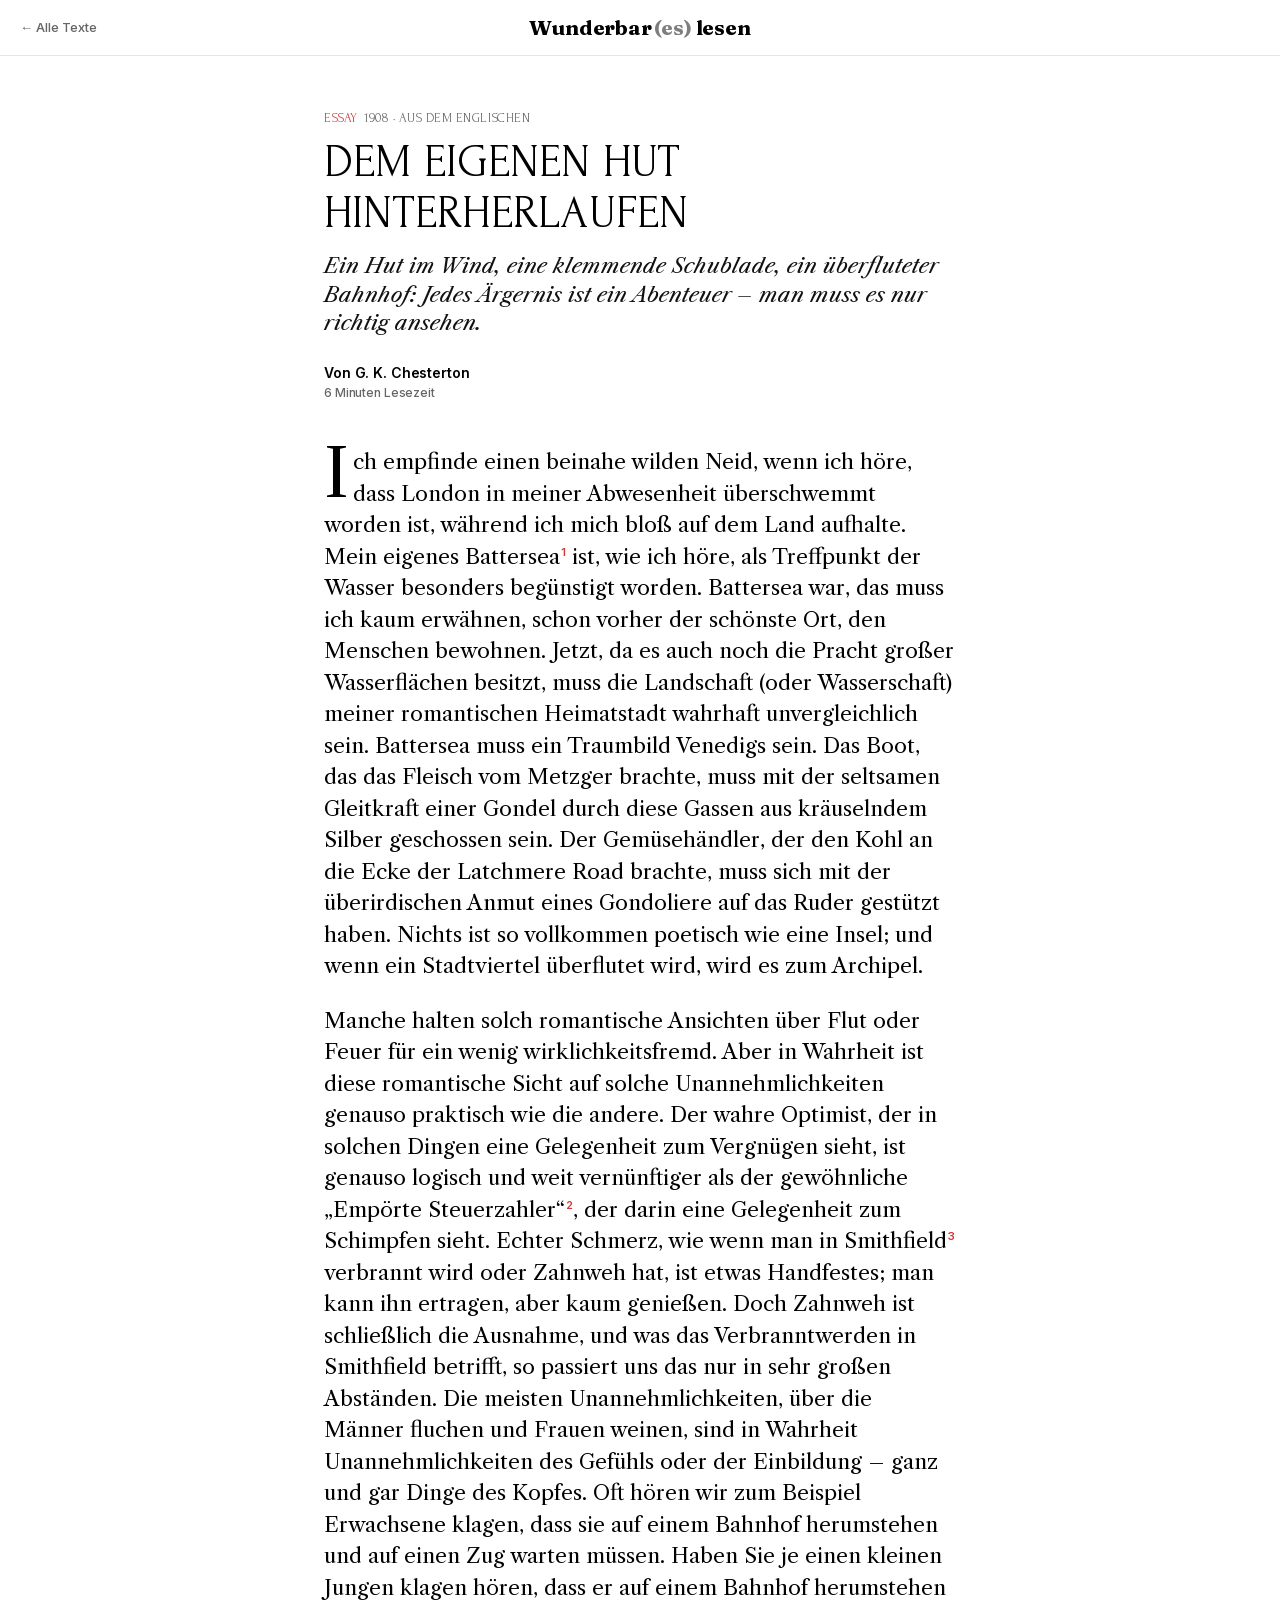
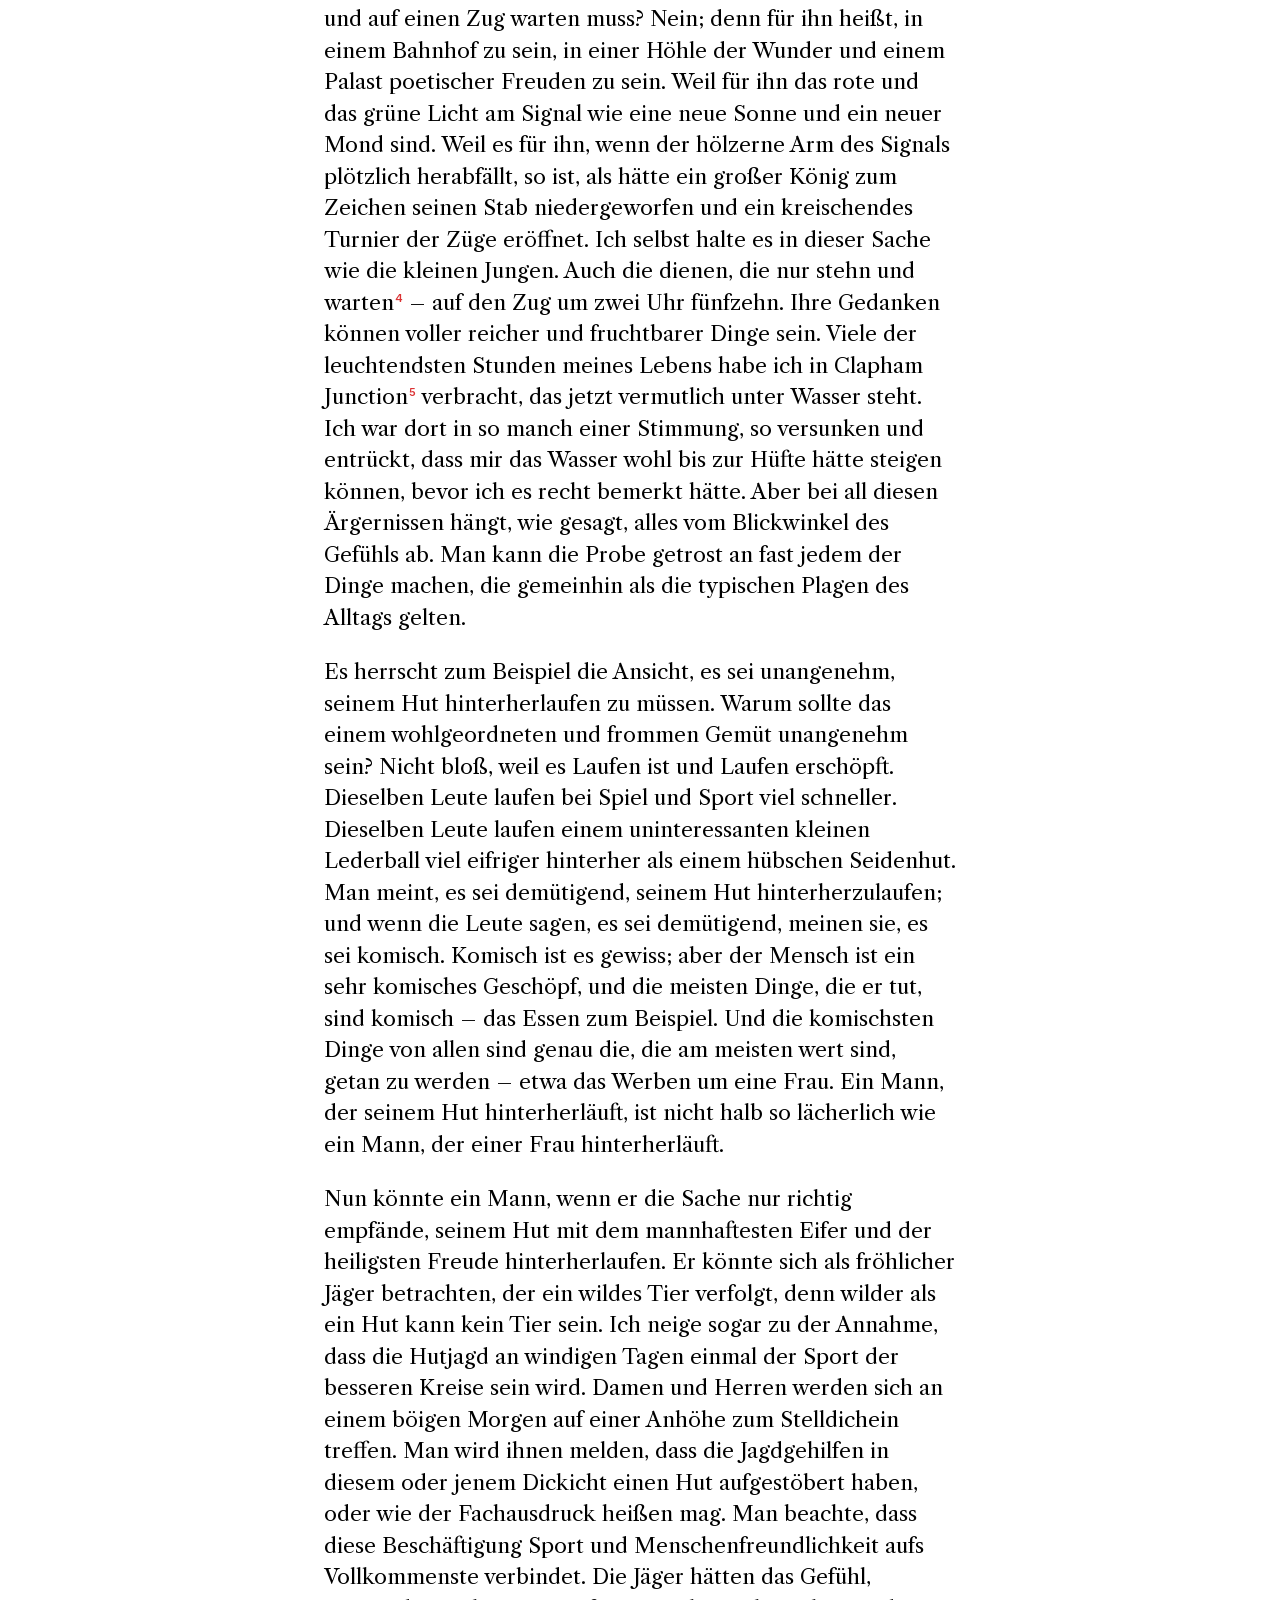
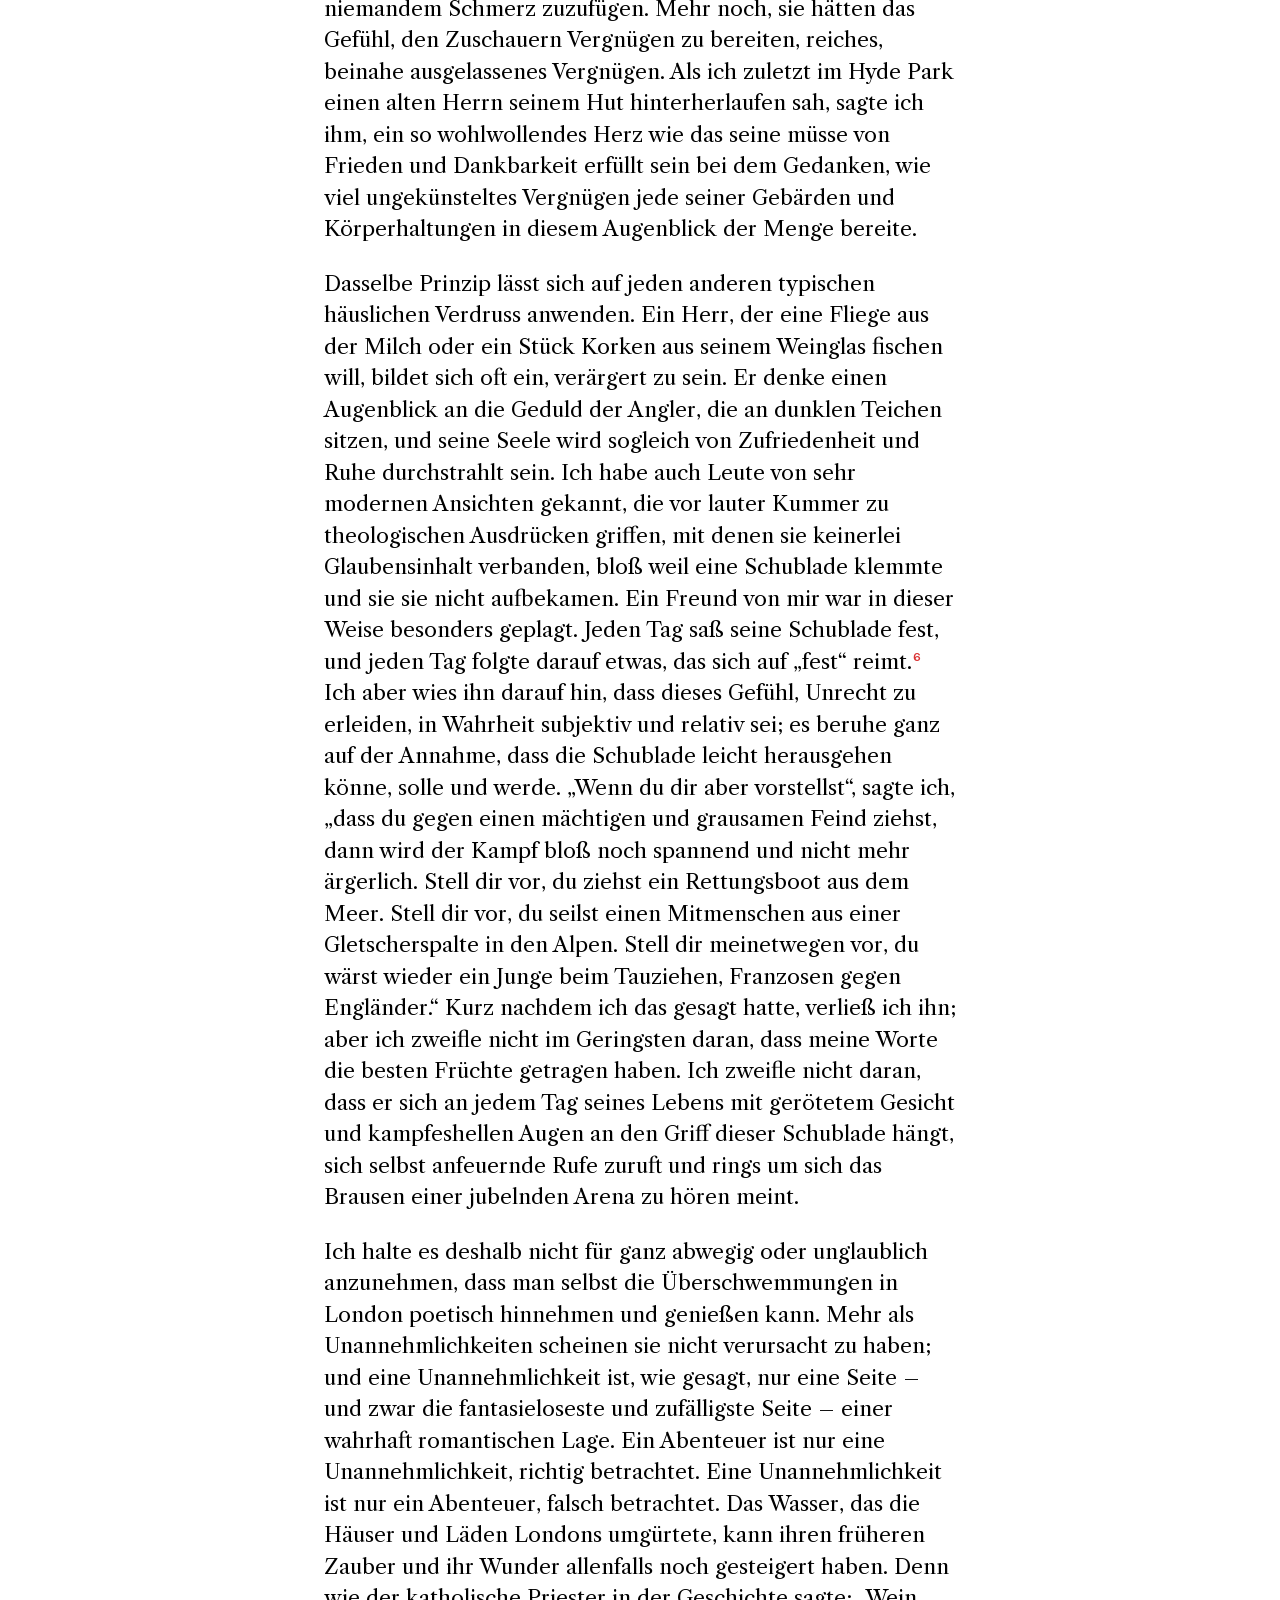
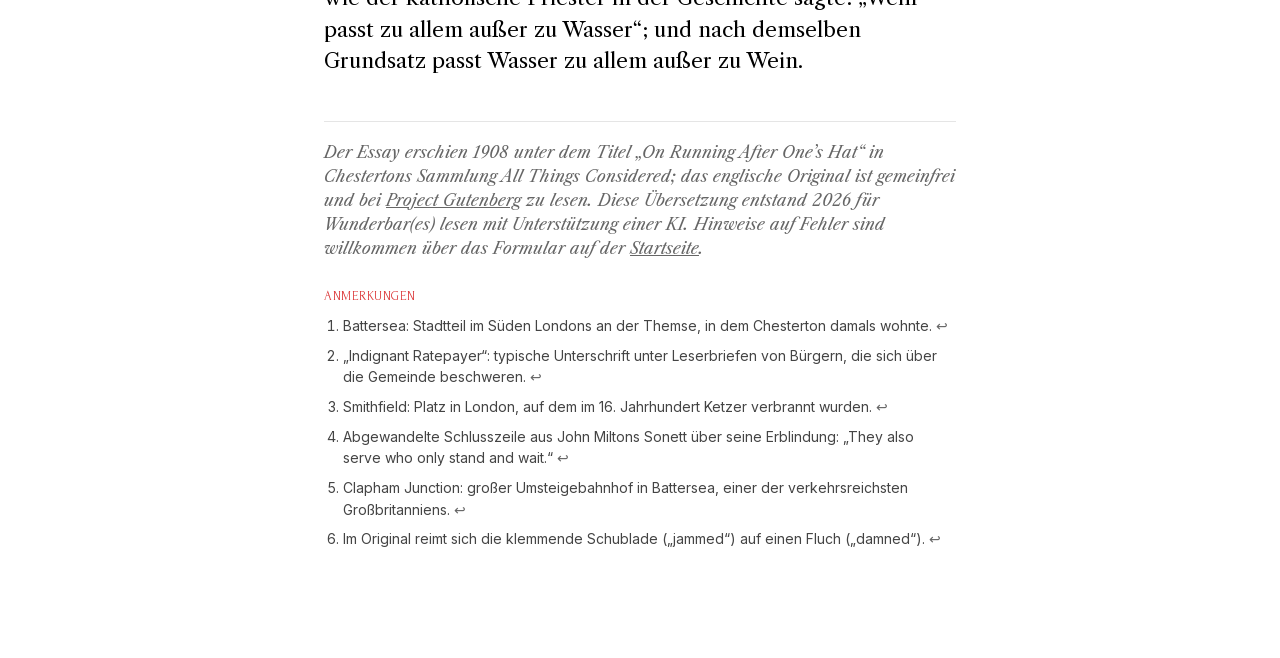
<file: texte/chesterton-dem-eigenen-hut-hinterherlaufen.html>
<!doctype html>
<html lang="de">
<head>
  <meta charset="utf-8">
  <meta name="viewport" content="width=device-width, initial-scale=1">
  <title>Dem eigenen Hut hinterherlaufen – G. K. Chesterton – Wunderbar(es) lesen</title>
  <meta name="description" content="Ein Hut im Wind, eine klemmende Schublade, ein überfluteter Bahnhof: Chesterton zeigt, dass jedes Ärgernis ein Abenteuer ist.">
  <meta name="theme-color" content="#ffffff">
  <link rel="stylesheet" href="lesen.css?v=3f673d15">
</head>
<body>
  <header class="kopfzeile">
    <a class="zurueck" href="../#g-k-chesterton-dem-eigenen-hut-hinterherlaufen">← Alle Texte</a>
    <a class="marke" href="../">Wunderbar<span class="klammer">(es)</span> lesen</a>
  </header>

  <main>
    <p class="rubrik"><span class="rot">Essay</span>1908 · Aus dem Englischen</p>
    <h1>Dem eigenen Hut hinterherlaufen</h1>
    <p class="vorspann">Ein Hut im Wind, eine klemmende Schublade, ein überfluteter Bahnhof: Jedes Ärgernis ist ein Abenteuer – man muss es nur richtig ansehen.</p>
    <p class="zeile"><span class="von">Von G. K. Chesterton</span>6 Minuten Lesezeit</p>

    <article class="text">
      <p>Ich empfinde einen beinahe wilden Neid, wenn ich höre, dass London in meiner Abwesenheit überschwemmt worden ist, während ich mich bloß auf dem Land aufhalte. Mein eigenes Battersea<sup><a href="#a1" id="z1">1</a></sup> ist, wie ich höre, als Treffpunkt der Wasser besonders begünstigt worden. Battersea war, das muss ich kaum erwähnen, schon vorher der schönste Ort, den Menschen bewohnen. Jetzt, da es auch noch die Pracht großer Wasserflächen besitzt, muss die Landschaft (oder Wasserschaft) meiner romantischen Heimatstadt wahrhaft unvergleichlich sein. Battersea muss ein Traumbild Venedigs sein. Das Boot, das das Fleisch vom Metzger brachte, muss mit der seltsamen Gleitkraft einer Gondel durch diese Gassen aus kräuselndem Silber geschossen sein. Der Gemüsehändler, der den Kohl an die Ecke der Latchmere Road brachte, muss sich mit der überirdischen Anmut eines Gondoliere auf das Ruder gestützt haben. Nichts ist so vollkommen poetisch wie eine Insel; und wenn ein Stadtviertel überflutet wird, wird es zum Archipel.</p>

      <p>Manche halten solch romantische Ansichten über Flut oder Feuer für ein wenig wirklichkeitsfremd. Aber in Wahrheit ist diese romantische Sicht auf solche Unannehmlichkeiten genauso praktisch wie die andere. Der wahre Optimist, der in solchen Dingen eine Gelegenheit zum Vergnügen sieht, ist genauso logisch und weit vernünftiger als der gewöhnliche „Empörte Steuerzahler“<sup><a href="#a2" id="z2">2</a></sup>, der darin eine Gelegenheit zum Schimpfen sieht. Echter Schmerz, wie wenn man in Smithfield<sup><a href="#a3" id="z3">3</a></sup> verbrannt wird oder Zahnweh hat, ist etwas Handfestes; man kann ihn ertragen, aber kaum genießen. Doch Zahnweh ist schließlich die Ausnahme, und was das Verbranntwerden in Smithfield betrifft, so passiert uns das nur in sehr großen Abständen. Die meisten Unannehmlichkeiten, über die Männer fluchen und Frauen weinen, sind in Wahrheit Unannehmlichkeiten des Gefühls oder der Einbildung – ganz und gar Dinge des Kopfes. Oft hören wir zum Beispiel Erwachsene klagen, dass sie auf einem Bahnhof herumstehen und auf einen Zug warten müssen. Haben Sie je einen kleinen Jungen klagen hören, dass er auf einem Bahnhof herumstehen und auf einen Zug warten muss? Nein; denn für ihn heißt, in einem Bahnhof zu sein, in einer Höhle der Wunder und einem Palast poetischer Freuden zu sein. Weil für ihn das rote und das grüne Licht am Signal wie eine neue Sonne und ein neuer Mond sind. Weil es für ihn, wenn der hölzerne Arm des Signals plötzlich herabfällt, so ist, als hätte ein großer König zum Zeichen seinen Stab niedergeworfen und ein kreischendes Turnier der Züge eröffnet. Ich selbst halte es in dieser Sache wie die kleinen Jungen. Auch die dienen, die nur stehn und warten<sup><a href="#a4" id="z4">4</a></sup> – auf den Zug um zwei Uhr fünfzehn. Ihre Gedanken können voller reicher und fruchtbarer Dinge sein. Viele der leuchtendsten Stunden meines Lebens habe ich in Clapham Junction<sup><a href="#a5" id="z5">5</a></sup> verbracht, das jetzt vermutlich unter Wasser steht. Ich war dort in so manch einer Stimmung, so versunken und entrückt, dass mir das Wasser wohl bis zur Hüfte hätte steigen können, bevor ich es recht bemerkt hätte. Aber bei all diesen Ärgernissen hängt, wie gesagt, alles vom Blickwinkel des Gefühls ab. Man kann die Probe getrost an fast jedem der Dinge machen, die gemeinhin als die typischen Plagen des Alltags gelten.</p>

      <p>Es herrscht zum Beispiel die Ansicht, es sei unangenehm, seinem Hut hinterherlaufen zu müssen. Warum sollte das einem wohlgeordneten und frommen Gemüt unangenehm sein? Nicht bloß, weil es Laufen ist und Laufen erschöpft. Dieselben Leute laufen bei Spiel und Sport viel schneller. Dieselben Leute laufen einem uninteressanten kleinen Lederball viel eifriger hinterher als einem hübschen Seidenhut. Man meint, es sei demütigend, seinem Hut hinterherzulaufen; und wenn die Leute sagen, es sei demütigend, meinen sie, es sei komisch. Komisch ist es gewiss; aber der Mensch ist ein sehr komisches Geschöpf, und die meisten Dinge, die er tut, sind komisch – das Essen zum Beispiel. Und die komischsten Dinge von allen sind genau die, die am meisten wert sind, getan zu werden – etwa das Werben um eine Frau. Ein Mann, der seinem Hut hinterherläuft, ist nicht halb so lächerlich wie ein Mann, der einer Frau hinterherläuft.</p>

      <p>Nun könnte ein Mann, wenn er die Sache nur richtig empfände, seinem Hut mit dem mannhaftesten Eifer und der heiligsten Freude hinterherlaufen. Er könnte sich als fröhlicher Jäger betrachten, der ein wildes Tier verfolgt, denn wilder als ein Hut kann kein Tier sein. Ich neige sogar zu der Annahme, dass die Hutjagd an windigen Tagen einmal der Sport der besseren Kreise sein wird. Damen und Herren werden sich an einem böigen Morgen auf einer Anhöhe zum Stelldichein treffen. Man wird ihnen melden, dass die Jagdgehilfen in diesem oder jenem Dickicht einen Hut aufgestöbert haben, oder wie der Fachausdruck heißen mag. Man beachte, dass diese Beschäftigung Sport und Menschenfreundlichkeit aufs Vollkommenste verbindet. Die Jäger hätten das Gefühl, niemandem Schmerz zuzufügen. Mehr noch, sie hätten das Gefühl, den Zuschauern Vergnügen zu bereiten, reiches, beinahe ausgelassenes Vergnügen. Als ich zuletzt im Hyde Park einen alten Herrn seinem Hut hinterherlaufen sah, sagte ich ihm, ein so wohlwollendes Herz wie das seine müsse von Frieden und Dankbarkeit erfüllt sein bei dem Gedanken, wie viel ungekünsteltes Vergnügen jede seiner Gebärden und Körperhaltungen in diesem Augenblick der Menge bereite.</p>

      <p>Dasselbe Prinzip lässt sich auf jeden anderen typischen häuslichen Verdruss anwenden. Ein Herr, der eine Fliege aus der Milch oder ein Stück Korken aus seinem Weinglas fischen will, bildet sich oft ein, verärgert zu sein. Er denke einen Augenblick an die Geduld der Angler, die an dunklen Teichen sitzen, und seine Seele wird sogleich von Zufriedenheit und Ruhe durchstrahlt sein. Ich habe auch Leute von sehr modernen Ansichten gekannt, die vor lauter Kummer zu theologischen Ausdrücken griffen, mit denen sie keinerlei Glaubensinhalt verbanden, bloß weil eine Schublade klemmte und sie sie nicht aufbekamen. Ein Freund von mir war in dieser Weise besonders geplagt. Jeden Tag saß seine Schublade fest, und jeden Tag folgte darauf etwas, das sich auf „fest“ reimt.<sup><a href="#a6" id="z6">6</a></sup> Ich aber wies ihn darauf hin, dass dieses Gefühl, Unrecht zu erleiden, in Wahrheit subjektiv und relativ sei; es beruhe ganz auf der Annahme, dass die Schublade leicht herausgehen könne, solle und werde. „Wenn du dir aber vorstellst“, sagte ich, „dass du gegen einen mächtigen und grausamen Feind ziehst, dann wird der Kampf bloß noch spannend und nicht mehr ärgerlich. Stell dir vor, du ziehst ein Rettungsboot aus dem Meer. Stell dir vor, du seilst einen Mitmenschen aus einer Gletscherspalte in den Alpen. Stell dir meinetwegen vor, du wärst wieder ein Junge beim Tauziehen, Franzosen gegen Engländer.“ Kurz nachdem ich das gesagt hatte, verließ ich ihn; aber ich zweifle nicht im Geringsten daran, dass meine Worte die besten Früchte getragen haben. Ich zweifle nicht daran, dass er sich an jedem Tag seines Lebens mit gerötetem Gesicht und kampfeshellen Augen an den Griff dieser Schublade hängt, sich selbst anfeuernde Rufe zuruft und rings um sich das Brausen einer jubelnden Arena zu hören meint.</p>

      <p>Ich halte es deshalb nicht für ganz abwegig oder unglaublich anzunehmen, dass man selbst die Überschwemmungen in London poetisch hinnehmen und genießen kann. Mehr als Unannehmlichkeiten scheinen sie nicht verursacht zu haben; und eine Unannehmlichkeit ist, wie gesagt, nur eine Seite – und zwar die fantasieloseste und zufälligste Seite – einer wahrhaft romantischen Lage. Ein Abenteuer ist nur eine Unannehmlichkeit, richtig betrachtet. Eine Unannehmlichkeit ist nur ein Abenteuer, falsch betrachtet. Das Wasser, das die Häuser und Läden Londons umgürtete, kann ihren früheren Zauber und ihr Wunder allenfalls noch gesteigert haben. Denn wie der katholische Priester in der Geschichte sagte: „Wein passt zu allem außer zu Wasser“; und nach demselben Grundsatz passt Wasser zu allem außer zu Wein.</p>
    </article>

    <p class="vermerk">Der Essay erschien 1908 unter dem Titel „On Running After One’s Hat“ in Chestertons Sammlung <i>All Things Considered</i>; das englische Original ist gemeinfrei und bei <a href="https://www.gutenberg.org/ebooks/11505" target="_blank" rel="noopener">Project Gutenberg</a> zu lesen. Diese Übersetzung entstand 2026 für Wunderbar(es) lesen mit Unterstützung einer KI. Hinweise auf Fehler sind willkommen über das Formular auf der <a href="../">Startseite</a>.</p>

    <section class="anmerkungen">
      <h2>Anmerkungen</h2>
      <ol>
        <li id="a1">Battersea: Stadtteil im Süden Londons an der Themse, in dem Chesterton damals wohnte. <a href="#z1">↩</a></li>
        <li id="a2">„Indignant Ratepayer“: typische Unterschrift unter Leserbriefen von Bürgern, die sich über die Gemeinde beschweren. <a href="#z2">↩</a></li>
        <li id="a3">Smithfield: Platz in London, auf dem im 16. Jahrhundert Ketzer verbrannt wurden. <a href="#z3">↩</a></li>
        <li id="a4">Abgewandelte Schlusszeile aus John Miltons Sonett über seine Erblindung: „They also serve who only stand and wait.“ <a href="#z4">↩</a></li>
        <li id="a5">Clapham Junction: großer Umsteigebahnhof in Battersea, einer der verkehrsreichsten Großbritanniens. <a href="#z5">↩</a></li>
        <li id="a6">Im Original reimt sich die klemmende Schublade („jammed“) auf einen Fluch („damned“). <a href="#z6">↩</a></li>
      </ol>
    </section>
  </main>
</body>
</html>
</file>
<file: texte/lesen.css>
/* Leseseiten für eigene Übersetzungen – angelehnt an den Artikel-Look des New Yorker
   (Werte am 21.10.2026 aus einem New-Yorker-Artikel ausgelesen):
   Titel in einer Display-Antiqua (dort Irvin, hier Forum), Vorspann kursiv und Fließtext in Caslon
   (hier Libre Caslon), Autorzeile und Datum in einer schlichten Grotesk (dort Graphik, hier Inter),
   rote Rubrik, große Initiale. */

@font-face { font-family: Forum; src: url(../fonts/forum-normal-400-latin.woff2) format("woff2"); font-display: swap;
  unicode-range: U+0000-00FF, U+0131, U+0152-0153, U+02BB-02BC, U+02C6, U+02DA, U+02DC, U+0304, U+0308, U+0329, U+2000-206F, U+20AC, U+2122, U+2191, U+2193, U+2212, U+2215, U+FEFF, U+FFFD; }
@font-face { font-family: Forum; src: url(../fonts/forum-normal-400-latin-ext.woff2) format("woff2"); font-display: swap;
  unicode-range: U+0100-02BA, U+02BD-02C5, U+02C7-02CC, U+02CE-02D7, U+02DD-02FF, U+1E00-1E9F, U+2020, U+20A0-20AB, U+20AD-20C0, U+2113, U+2C60-2C7F, U+A720-A7FF; }

@font-face { font-family: "Libre Caslon"; src: url(../fonts/libre-caslon-text-normal-400-latin.woff2) format("woff2"); font-weight: 400; font-style: normal; font-display: swap;
  unicode-range: U+0000-00FF, U+0131, U+0152-0153, U+02BB-02BC, U+02C6, U+02DA, U+02DC, U+0304, U+0308, U+0329, U+2000-206F, U+20AC, U+2122, U+2191, U+2193, U+2212, U+2215, U+FEFF, U+FFFD; }
@font-face { font-family: "Libre Caslon"; src: url(../fonts/libre-caslon-text-normal-400-latin-ext.woff2) format("woff2"); font-weight: 400; font-style: normal; font-display: swap;
  unicode-range: U+0100-02BA, U+02BD-02C5, U+02C7-02CC, U+02CE-02D7, U+02DD-02FF, U+1E00-1E9F, U+2020, U+20A0-20AB, U+20AD-20C0, U+2113, U+2C60-2C7F, U+A720-A7FF; }
@font-face { font-family: "Libre Caslon"; src: url(../fonts/libre-caslon-text-italic-400-latin.woff2) format("woff2"); font-weight: 400; font-style: italic; font-display: swap;
  unicode-range: U+0000-00FF, U+0131, U+0152-0153, U+02BB-02BC, U+02C6, U+02DA, U+02DC, U+0304, U+0308, U+0329, U+2000-206F, U+20AC, U+2122, U+2191, U+2193, U+2212, U+2215, U+FEFF, U+FFFD; }
@font-face { font-family: "Libre Caslon"; src: url(../fonts/libre-caslon-text-italic-400-latin-ext.woff2) format("woff2"); font-weight: 400; font-style: italic; font-display: swap;
  unicode-range: U+0100-02BA, U+02BD-02C5, U+02C7-02CC, U+02CE-02D7, U+02DD-02FF, U+1E00-1E9F, U+2020, U+20A0-20AB, U+20AD-20C0, U+2113, U+2C60-2C7F, U+A720-A7FF; }
@font-face { font-family: "Libre Caslon"; src: url(../fonts/libre-caslon-text-normal-700-latin.woff2) format("woff2"); font-weight: 700; font-style: normal; font-display: swap;
  unicode-range: U+0000-00FF, U+0131, U+0152-0153, U+02BB-02BC, U+02C6, U+02DA, U+02DC, U+0304, U+0308, U+0329, U+2000-206F, U+20AC, U+2122, U+2191, U+2193, U+2212, U+2215, U+FEFF, U+FFFD; }

@font-face { font-family: Inter; src: url(../fonts/inter-latin.woff2) format("woff2"); font-weight: 400 800; font-display: swap; }
@font-face { font-family: Fraunces; src: url(../fonts/fraunces-latin.woff2) format("woff2"); font-weight: 600 800; font-display: swap; }

:root {
  --schwarz: #000;
  --text: #121212;
  --grau: #666;
  --linie: #e5e5e5;
  --rot: #db3334;
  --anzeige: Forum, Georgia, serif;
  --caslon: "Libre Caslon", Georgia, "Times New Roman", serif;
  --grotesk: Inter, "Helvetica Neue", Helvetica, Arial, sans-serif;
}

* { box-sizing: border-box; }
html { -webkit-text-size-adjust: 100%; }

body {
  margin: 0;
  background: #fff;
  color: var(--schwarz);
  font-family: var(--caslon);
  -webkit-font-smoothing: antialiased;
}

/* ---------- Kopfzeile ---------- */

.kopfzeile {
  position: relative;
  display: flex;
  align-items: center;
  justify-content: center;
  height: 56px;
  border-bottom: 1px solid var(--linie);
}

.kopfzeile .zurueck {
  position: absolute;
  left: 20px;
  font: 500 13px/1 var(--grotesk);
  color: var(--grau);
  text-decoration: none;
}
.kopfzeile .zurueck:hover { color: var(--schwarz); }

.marke {
  font: 700 21px/1 Fraunces, Georgia, serif;
  letter-spacing: -.01em;
  color: var(--schwarz);
  text-decoration: none;
}
.klammer { opacity: .5; margin-left: .05em; }

/* ---------- Artikelkopf ---------- */

main {
  max-width: 680px;
  margin: 0 auto;
  padding: 56px 24px 100px;
}

.rubrik {
  margin: 0 0 12px;
  font: 400 13px/1 var(--anzeige);
  letter-spacing: .04em;
  text-transform: uppercase;
  color: var(--grau);
}
.rubrik .rot { color: var(--rot); margin-right: .5em; }

h1 {
  margin: 0;
  font: 400 clamp(34px, 7vw, 46px)/1.1 var(--anzeige);
  text-transform: uppercase;
  letter-spacing: .005em;
  text-wrap: balance;
}

.vorspann {
  margin: 14px 0 0;
  font: italic 400 21px/1.35 var(--caslon);
  color: var(--text);
}

.zeile {
  margin: 26px 0 0;
  font: 500 12px/1.6 var(--grotesk);
  letter-spacing: -.01em;
  color: var(--grau);
}
.zeile .von {
  display: block;
  font: 600 14px/1.4 var(--grotesk);
  color: var(--schwarz);
}

/* ---------- Fließtext ---------- */

.text { margin-top: 44px; }

.text p {
  margin: 0 0 1.1em;
  font: 400 21px/1.5 var(--caslon);
}

/* Große Initiale über zwei Zeilen, wie beim New Yorker */
.text > p:first-child::first-letter {
  float: left;
  margin: .02em .06em 0 0;
  font: 400 3.15em/.82 var(--caslon);
}

.text .gedicht, .text .zitat { margin: 1.3em 0 1.5em 1.4em; }
.text .gedicht p, .text .zitat p { margin: 0 0 .9em; font-size: 19px; line-height: 1.5; font-style: italic; }
.text .zitat .uebersetzt { font-style: normal; color: var(--grau); }

sup { line-height: 0; }
sup a {
  padding-left: 1px;
  font: 600 11px/0 var(--grotesk);
  color: var(--rot);
  text-decoration: none;
}

/* ---------- Ende ---------- */

.vermerk {
  margin-top: 44px;
  padding-top: 18px;
  border-top: 1px solid var(--linie);
  font: italic 400 16px/1.5 var(--caslon);
  color: var(--grau);
}
.vermerk a { color: inherit; }

.anmerkungen { margin-top: 30px; }
.anmerkungen h2 {
  margin: 0 0 12px;
  font: 400 13px/1 var(--anzeige);
  letter-spacing: .04em;
  text-transform: uppercase;
  color: var(--rot);
}
.anmerkungen ol { margin: 0; padding-left: 1.2em; }
.anmerkungen li {
  margin-bottom: 8px;
  font: 400 14px/1.55 var(--grotesk);
  color: #444;
}
.anmerkungen li:target { background: #fff3d1; }
.anmerkungen li a { color: var(--grau); text-decoration: none; }

@media (max-width: 520px) {
  .kopfzeile .zurueck { font-size: 0; }
  .kopfzeile .zurueck::before { content: "←"; font-size: 18px; }
  main { padding: 36px 20px 80px; }
  .vorspann { font-size: 19px; }
  .text p { font-size: 19px; }
}
</file>
